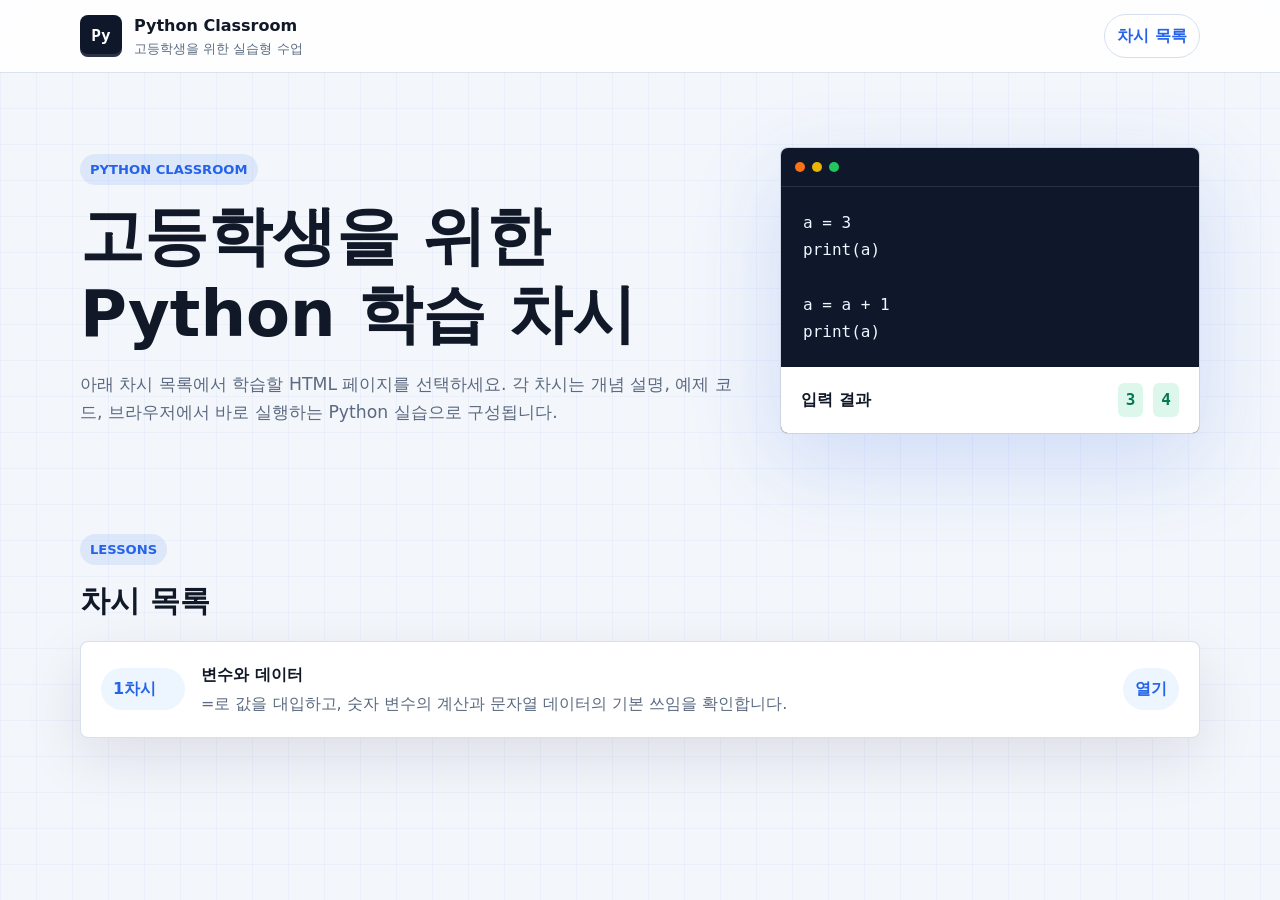
<file: index.html>
<!doctype html>
<html lang="ko">
  <head>
    <meta charset="utf-8">
    <meta name="viewport" content="width=device-width, initial-scale=1">
    <title>고등학생을 위한 Python 수업</title>
    <meta
      name="description"
      content="GitHub Pages로 배포하는 고등학생 대상 Python 학습 웹앱입니다."
    >
    <link rel="stylesheet" href="assets/styles.css">
  </head>
  <body>
    <header class="site-header">
      <nav class="nav-shell" aria-label="주요 메뉴">
        <a class="brand" href="index.html">
          <span class="brand-mark" aria-hidden="true">Py</span>
          <span>
            <strong>Python Classroom</strong>
            <small>고등학생을 위한 실습형 수업</small>
          </span>
        </a>
        <a class="nav-link" href="#lessons">차시 목록</a>
      </nav>
    </header>

    <main>
      <section class="index-intro">
        <div class="index-copy">
          <p class="eyebrow">Python Classroom</p>
          <h1>고등학생을 위한 Python 학습 차시</h1>
          <p>
            아래 차시 목록에서 학습할 HTML 페이지를 선택하세요. 각 차시는 개념 설명,
            예제 코드, 브라우저에서 바로 실행하는 Python 실습으로 구성됩니다.
          </p>
        </div>
        <aside class="index-visual" aria-label="Python 변수 학습 미리보기">
          <div class="visual-toolbar">
            <span></span>
            <span></span>
            <span></span>
          </div>
          <pre><code>a = 3
print(a)

a = a + 1
print(a)</code></pre>
          <div class="visual-result">
            <strong>입력 결과</strong>
            <span>3</span>
            <span>4</span>
          </div>
        </aside>
      </section>

      <section class="section" id="lessons">
        <div class="section-heading">
          <p class="eyebrow">Lessons</p>
          <h2>차시 목록</h2>
        </div>

        <ol class="lesson-index" aria-label="Python 차시 목록">
          <li>
            <a class="lesson-index-link" href="lessons/lesson-01.html">
              <span class="lesson-number">1차시</span>
              <span class="lesson-index-body">
                <strong>변수와 데이터</strong>
                <span>
                  =로 값을 대입하고, 숫자 변수의 계산과 문자열 데이터의 기본 쓰임을
                  확인합니다.
                </span>
              </span>
              <span class="lesson-open">열기</span>
            </a>
          </li>
        </ol>
      </section>
    </main>
  </body>
</html>
</file>
<file: assets/styles.css>
:root {
  color-scheme: light;
  --color-bg: #f3f6fb;
  --color-surface: #ffffff;
  --color-surface-alt: #edf5ff;
  --color-text: #111827;
  --color-muted: #5b6a80;
  --color-border: #d6dfed;
  --color-primary: #2563eb;
  --color-primary-strong: #1d4ed8;
  --color-accent: #059669;
  --color-accent-soft: #ddf7ec;
  --color-warning: #c47a12;
  --color-code-bg: #0f172a;
  --color-code-text: #eef6ff;
  --shadow-soft: 0 20px 60px rgba(17, 24, 39, 0.1);
  --shadow-strong: 0 30px 90px rgba(37, 99, 235, 0.18);
  --radius-sm: 6px;
  --radius-md: 8px;
  --container: 1120px;
  --font-sans: "Segoe UI", "Apple SD Gothic Neo", "Malgun Gothic", system-ui, sans-serif;
  --font-mono: "Cascadia Code", "SFMono-Regular", Consolas, monospace;
}

* {
  box-sizing: border-box;
}

body {
  margin: 0;
  background:
    linear-gradient(rgba(37, 99, 235, 0.045) 1px, transparent 1px),
    linear-gradient(90deg, rgba(37, 99, 235, 0.045) 1px, transparent 1px),
    var(--color-bg);
  background-size: 36px 36px;
  color: var(--color-text);
  font-family: var(--font-sans);
  line-height: 1.6;
}

a {
  color: inherit;
}

:focus-visible {
  outline: 3px solid rgba(31, 111, 235, 0.35);
  outline-offset: 3px;
}

.site-header {
  position: sticky;
  top: 0;
  z-index: 10;
  border-bottom: 1px solid rgba(214, 223, 237, 0.9);
  background: rgba(255, 255, 255, 0.86);
  backdrop-filter: blur(12px);
}

.nav-shell {
  display: flex;
  align-items: center;
  justify-content: space-between;
  width: min(100% - 32px, var(--container));
  min-height: 72px;
  margin: 0 auto;
  gap: 16px;
}

.brand {
  display: inline-flex;
  align-items: center;
  gap: 12px;
  color: var(--color-text);
  text-decoration: none;
}

.brand-mark {
  display: grid;
  width: 42px;
  height: 42px;
  place-items: center;
  border-radius: var(--radius-md);
  background: var(--color-code-bg);
  color: white;
  font-family: var(--font-mono);
  font-weight: 700;
  box-shadow: inset 0 -3px 0 rgba(255, 255, 255, 0.12);
}

.brand small {
  display: block;
  color: var(--color-muted);
  font-size: 0.82rem;
}

.nav-link {
  border: 1px solid var(--color-border);
  border-radius: 999px;
  background: var(--color-surface);
  color: var(--color-primary);
  font-weight: 700;
  padding: 8px 12px;
  text-decoration: none;
}

.hero,
.index-intro {
  display: grid;
  grid-template-columns: minmax(0, 1fr) 420px;
  gap: 36px;
  align-items: center;
  width: min(100% - 32px, var(--container));
  margin: 0 auto;
  padding: 74px 0 52px;
}

.hero-copy,
.index-copy {
  max-width: 760px;
}

.eyebrow {
  width: fit-content;
  margin: 0 0 12px;
  border-radius: 999px;
  background: rgba(37, 99, 235, 0.1);
  color: var(--color-primary);
  font-size: 0.82rem;
  font-weight: 800;
  padding: 5px 10px;
  text-transform: uppercase;
}

h1,
h2,
h3 {
  margin: 0;
  line-height: 1.22;
}

h1 {
  max-width: 820px;
  font-size: clamp(2.25rem, 5vw, 4.6rem);
}

h2 {
  font-size: 1.85rem;
}

h3 {
  font-size: 1.18rem;
}

p {
  margin: 0;
}

.hero-copy > p:not(.eyebrow),
.index-copy > p:not(.eyebrow) {
  max-width: 680px;
  margin-top: 18px;
  color: var(--color-muted);
  font-size: 1.08rem;
}

.hero-actions,
.action-row {
  display: flex;
  flex-wrap: wrap;
  gap: 10px;
  margin-top: 24px;
}

.button {
  display: inline-flex;
  align-items: center;
  justify-content: center;
  min-height: 42px;
  padding: 0 16px;
  border: 1px solid transparent;
  border-radius: var(--radius-sm);
  font: inherit;
  font-weight: 800;
  text-decoration: none;
  cursor: pointer;
}

.button:disabled {
  cursor: wait;
  opacity: 0.68;
}

.button-primary {
  background: var(--color-primary);
  color: white;
  box-shadow: 0 10px 22px rgba(37, 99, 235, 0.25);
}

.button-primary:hover {
  background: var(--color-primary-strong);
}

.button-secondary {
  border-color: var(--color-border);
  background: var(--color-surface);
  color: var(--color-text);
}

.section {
  width: min(100% - 32px, var(--container));
  margin: 0 auto;
  padding: 48px 0;
}

.section-heading {
  display: grid;
  gap: 6px;
  margin-bottom: 22px;
}

.lesson-grid,
.concept-grid {
  display: grid;
  grid-template-columns: repeat(2, minmax(0, 1fr));
  gap: 16px;
}

.lesson-index {
  display: grid;
  gap: 12px;
  margin: 0;
  padding: 0;
  list-style: none;
}

.lesson-index-link {
  display: grid;
  grid-template-columns: 84px minmax(0, 1fr) auto;
  gap: 16px;
  align-items: center;
  border: 1px solid rgba(214, 223, 237, 0.95);
  border-radius: var(--radius-md);
  background: var(--color-surface);
  box-shadow: var(--shadow-soft);
  padding: 20px;
  text-decoration: none;
  transition: transform 160ms ease, border-color 160ms ease, box-shadow 160ms ease;
}

.lesson-index-link:hover {
  border-color: rgba(31, 111, 235, 0.55);
  box-shadow: var(--shadow-strong);
  transform: translateY(-2px);
}

.lesson-number,
.lesson-open {
  border-radius: 999px;
  background: var(--color-surface-alt);
  color: var(--color-primary);
  font-weight: 800;
  padding: 8px 12px;
}

.lesson-index-body {
  display: grid;
  gap: 4px;
}

.lesson-index-body span {
  color: var(--color-muted);
}

.lesson-card,
.concept-card,
.practice-question,
.practice-card,
.runner-panel,
.note-panel {
  border: 1px solid rgba(214, 223, 237, 0.95);
  border-radius: var(--radius-md);
  background: rgba(255, 255, 255, 0.94);
  box-shadow: var(--shadow-soft);
}

.lesson-card {
  display: flex;
  min-height: 220px;
  flex-direction: column;
  justify-content: space-between;
  gap: 24px;
  padding: 22px;
}

.lesson-card p,
.concept-card p,
.practice-question p,
.note-panel p {
  color: var(--color-muted);
}

.lesson-card-muted {
  background: #f9fbfe;
}

.lesson-meta,
.status-pill {
  color: var(--color-primary);
  font-size: 0.84rem;
  font-weight: 800;
}

.status-pill {
  width: fit-content;
  border-radius: 999px;
  background: var(--color-surface-alt);
  padding: 6px 10px;
}

.lesson-hero {
  border-bottom: 1px solid rgba(214, 223, 237, 0.9);
  background:
    linear-gradient(135deg, rgba(37, 99, 235, 0.08), rgba(5, 150, 105, 0.08)),
    rgba(255, 255, 255, 0.76);
}

.lesson-hero-inner {
  display: grid;
  grid-template-columns: minmax(0, 1fr) 360px;
  align-items: center;
  width: min(100% - 32px, var(--container));
  margin: 0 auto;
  padding: 58px 0;
  gap: 32px;
}

.lesson-hero-copy {
  display: grid;
  gap: 18px;
}

.lesson-hero-copy p:not(.eyebrow) {
  max-width: 760px;
  color: var(--color-muted);
  font-size: 1.06rem;
}

.lesson-hero-panel,
.index-visual {
  border: 1px solid rgba(214, 223, 237, 0.95);
  border-radius: var(--radius-md);
  background: #ffffff;
  box-shadow: var(--shadow-strong);
}

.lesson-hero-panel {
  display: grid;
  gap: 12px;
  padding: 18px;
}

.panel-kicker {
  color: var(--color-primary);
  font-size: 0.78rem;
  font-weight: 900;
  text-transform: uppercase;
}

.flow-row {
  display: grid;
  gap: 6px;
  border-radius: var(--radius-sm);
  background: #f7faff;
  padding: 12px;
}

.flow-row code {
  color: var(--color-primary-strong);
  font-family: var(--font-mono);
  font-weight: 900;
}

.flow-row span {
  color: var(--color-muted);
  font-size: 0.92rem;
}

.index-visual {
  overflow: hidden;
  background: var(--color-code-bg);
  color: var(--color-code-text);
}

.visual-toolbar {
  display: flex;
  gap: 7px;
  border-bottom: 1px solid rgba(255, 255, 255, 0.1);
  padding: 14px;
}

.visual-toolbar span {
  width: 10px;
  height: 10px;
  border-radius: 999px;
  background: #f97316;
}

.visual-toolbar span:nth-child(2) {
  background: #eab308;
}

.visual-toolbar span:nth-child(3) {
  background: #22c55e;
}

.index-visual pre {
  margin: 0;
  padding: 22px;
  font-family: var(--font-mono);
  font-size: 1rem;
  line-height: 1.7;
}

.visual-result {
  display: grid;
  grid-template-columns: 1fr auto auto;
  gap: 10px;
  align-items: center;
  background: #ffffff;
  color: var(--color-text);
  padding: 16px 20px;
}

.visual-result span {
  border-radius: var(--radius-sm);
  background: var(--color-accent-soft);
  color: #047857;
  font-family: var(--font-mono);
  font-weight: 900;
  padding: 4px 8px;
}

.objective-list,
.check-list {
  display: grid;
  gap: 10px;
  margin: 0;
  padding-left: 20px;
}

.concept-card,
.note-panel {
  padding: 20px;
}

.concept-card {
  display: grid;
  gap: 12px;
  position: relative;
  overflow: hidden;
}

.concept-card::before,
.practice-question::before {
  content: "";
  display: block;
  width: 44px;
  height: 4px;
  border-radius: 999px;
  background: var(--color-primary);
}

.concept-card:nth-child(2)::before {
  background: var(--color-accent);
}

.concept-card:nth-child(3)::before {
  background: #7c3aed;
}

.concept-card:nth-child(4)::before {
  background: #f97316;
}

.code-inline {
  border-radius: 4px;
  background: #e8efff;
  color: #1e3a8a;
  padding: 2px 6px;
  font-family: var(--font-mono);
  font-size: 0.94em;
  font-weight: 800;
}

.code-block,
.code-editor,
.output-panel {
  font-family: var(--font-mono);
  font-size: 0.95rem;
}

.code-block {
  overflow: auto;
  margin: 0;
  border-radius: var(--radius-md);
  background: var(--color-code-bg);
  color: var(--color-code-text);
  box-shadow: var(--shadow-soft);
  padding: 22px;
}

.practice-layout {
  display: grid;
  grid-template-columns: minmax(280px, 0.82fr) minmax(360px, 1.18fr);
  gap: 20px;
  align-items: stretch;
}

.practice-stack {
  display: grid;
  gap: 14px;
}

.practice-card {
  display: grid;
  grid-template-rows: auto minmax(0, 1fr) auto;
  gap: 14px;
  min-height: 560px;
  padding: 18px;
}

.practice-tabs {
  display: grid;
  grid-template-columns: repeat(4, minmax(0, 1fr));
  gap: 6px;
  border: 1px solid var(--color-border);
  border-radius: var(--radius-md);
  background: #eef4ff;
  padding: 6px;
}

.practice-tab {
  display: grid;
  grid-template-columns: auto minmax(0, 1fr);
  gap: 8px;
  align-items: center;
  min-height: 46px;
  border: 0;
  border-radius: var(--radius-sm);
  appearance: none;
  background: transparent;
  color: var(--color-muted);
  font: inherit;
  padding: 8px 10px;
  text-align: left;
  cursor: pointer;
}

.practice-tab span {
  display: grid;
  width: 24px;
  height: 24px;
  place-items: center;
  border-radius: 999px;
  background: #ffffff;
  color: var(--color-primary);
  font-family: var(--font-mono);
  font-size: 0.82rem;
  font-weight: 900;
}

.practice-tab strong {
  overflow: hidden;
  font-size: 0.84rem;
  font-weight: 900;
  line-height: 1.15;
  text-overflow: ellipsis;
  white-space: nowrap;
}

.practice-tab:hover {
  color: var(--color-text);
}

.practice-tab.is-active,
.practice-tab[aria-selected="true"] {
  background: #ffffff;
  color: var(--color-text);
  box-shadow: 0 10px 24px rgba(37, 99, 235, 0.16);
}

.practice-tab.is-active span,
.practice-tab[aria-selected="true"] span {
  background: var(--color-primary);
  color: #ffffff;
}

.practice-question {
  display: grid;
  align-content: start;
  gap: 12px;
  border: 0;
  background: linear-gradient(180deg, #ffffff 0%, var(--color-surface-alt) 100%);
  box-shadow: none;
  padding: 10px 2px;
}

[data-practice-panel]:not(.is-active) {
  display: none !important;
}

.practice-question.is-active {
  display: grid;
}

.runner-panel {
  display: grid;
  grid-template-rows: auto minmax(0, 1fr) auto;
  min-height: 560px;
  overflow: hidden;
  box-shadow: 0 26px 80px rgba(15, 23, 42, 0.18);
}

.runner-toolbar {
  display: flex;
  align-items: center;
  justify-content: space-between;
  gap: 12px;
  border-bottom: 1px solid rgba(255, 255, 255, 0.08);
  background: var(--color-code-bg);
  padding: 14px 16px;
}

.runner-status {
  color: #bfdbfe;
  font-size: 0.92rem;
  font-weight: 700;
}

.code-editor {
  display: block;
  width: 100%;
  min-height: 260px;
  resize: vertical;
  border: 0;
  border-bottom: 1px solid var(--color-border);
  background: var(--color-code-bg);
  color: var(--color-code-text);
  line-height: 1.55;
  padding: 18px;
  tab-size: 4;
}

.code-editor:focus {
  outline: none;
}

.output-shell {
  display: grid;
  gap: 10px;
  background: #ffffff;
  padding: 16px;
}

.output-label {
  color: var(--color-muted);
  font-size: 0.86rem;
  font-weight: 800;
}

.output-panel {
  min-height: 112px;
  overflow: auto;
  border-radius: var(--radius-sm);
  background: #f5f7fb;
  color: #14213d;
  padding: 14px;
  white-space: pre-wrap;
}

.output-panel.error {
  background: #fff1f2;
  color: #9f1239;
}

.explanation-panel {
  display: grid;
  gap: 4px;
  border-left: 4px solid var(--color-warning);
  border-radius: var(--radius-sm);
  background: #fff8eb;
  color: #65420f;
  padding: 12px 14px;
}

.explanation-panel[hidden] {
  display: none;
}

.explanation-panel span {
  color: #76551a;
}

.visually-hidden {
  position: absolute;
  width: 1px;
  height: 1px;
  overflow: hidden;
  clip: rect(0, 0, 0, 0);
  white-space: nowrap;
  clip-path: inset(50%);
}

.note-panel {
  display: grid;
  gap: 10px;
  border-left: 4px solid var(--color-accent);
  background: linear-gradient(180deg, #ffffff 0%, #f7fffb 100%);
  box-shadow: none;
}

@media (max-width: 760px) {
  .nav-shell {
    align-items: flex-start;
    flex-direction: column;
    padding: 14px 0;
  }

  .hero,
  .index-intro,
  .lesson-hero-inner {
    grid-template-columns: 1fr;
  }

  .hero {
    padding-top: 48px;
  }

  .lesson-grid,
  .concept-grid,
  .practice-layout {
    grid-template-columns: 1fr;
  }

  .lesson-index-link {
    grid-template-columns: 1fr;
  }

  .code-editor {
    min-height: 280px;
  }

  .practice-card,
  .runner-panel {
    min-height: auto;
  }
}
</file>
